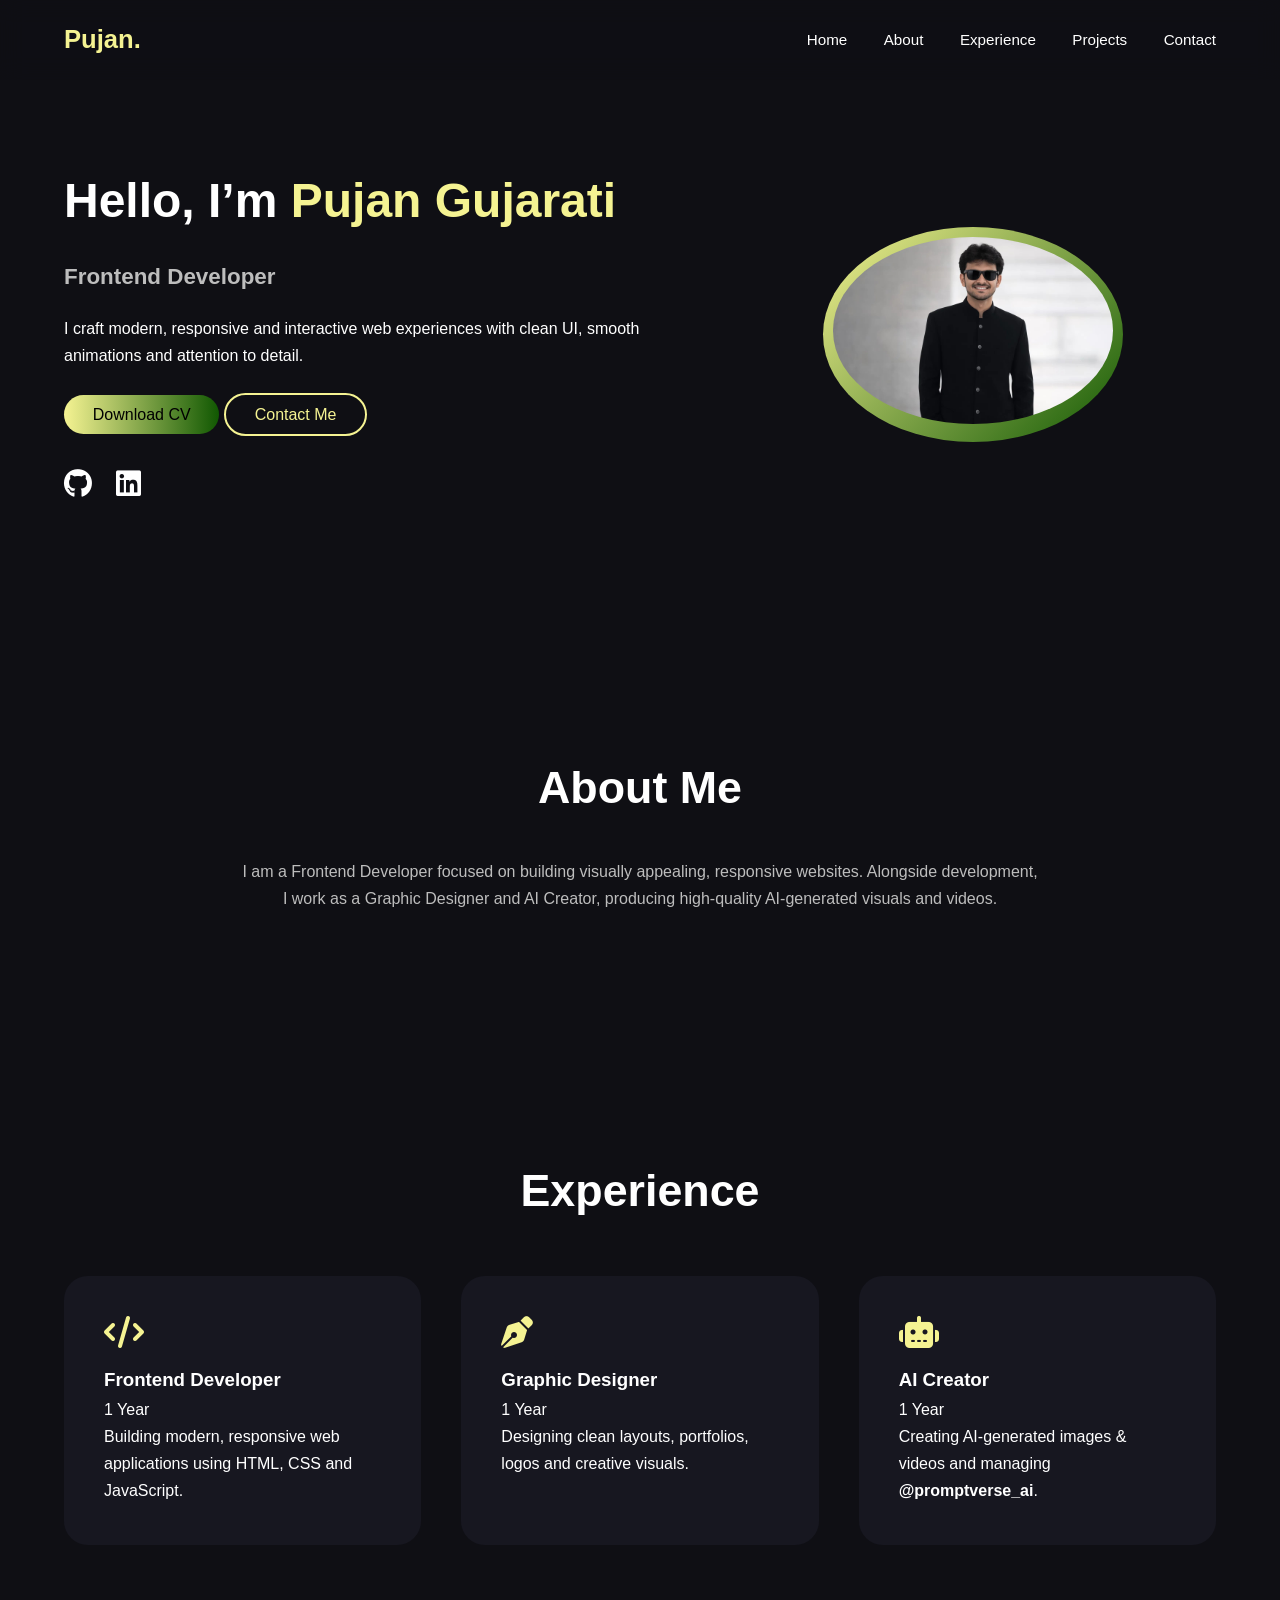
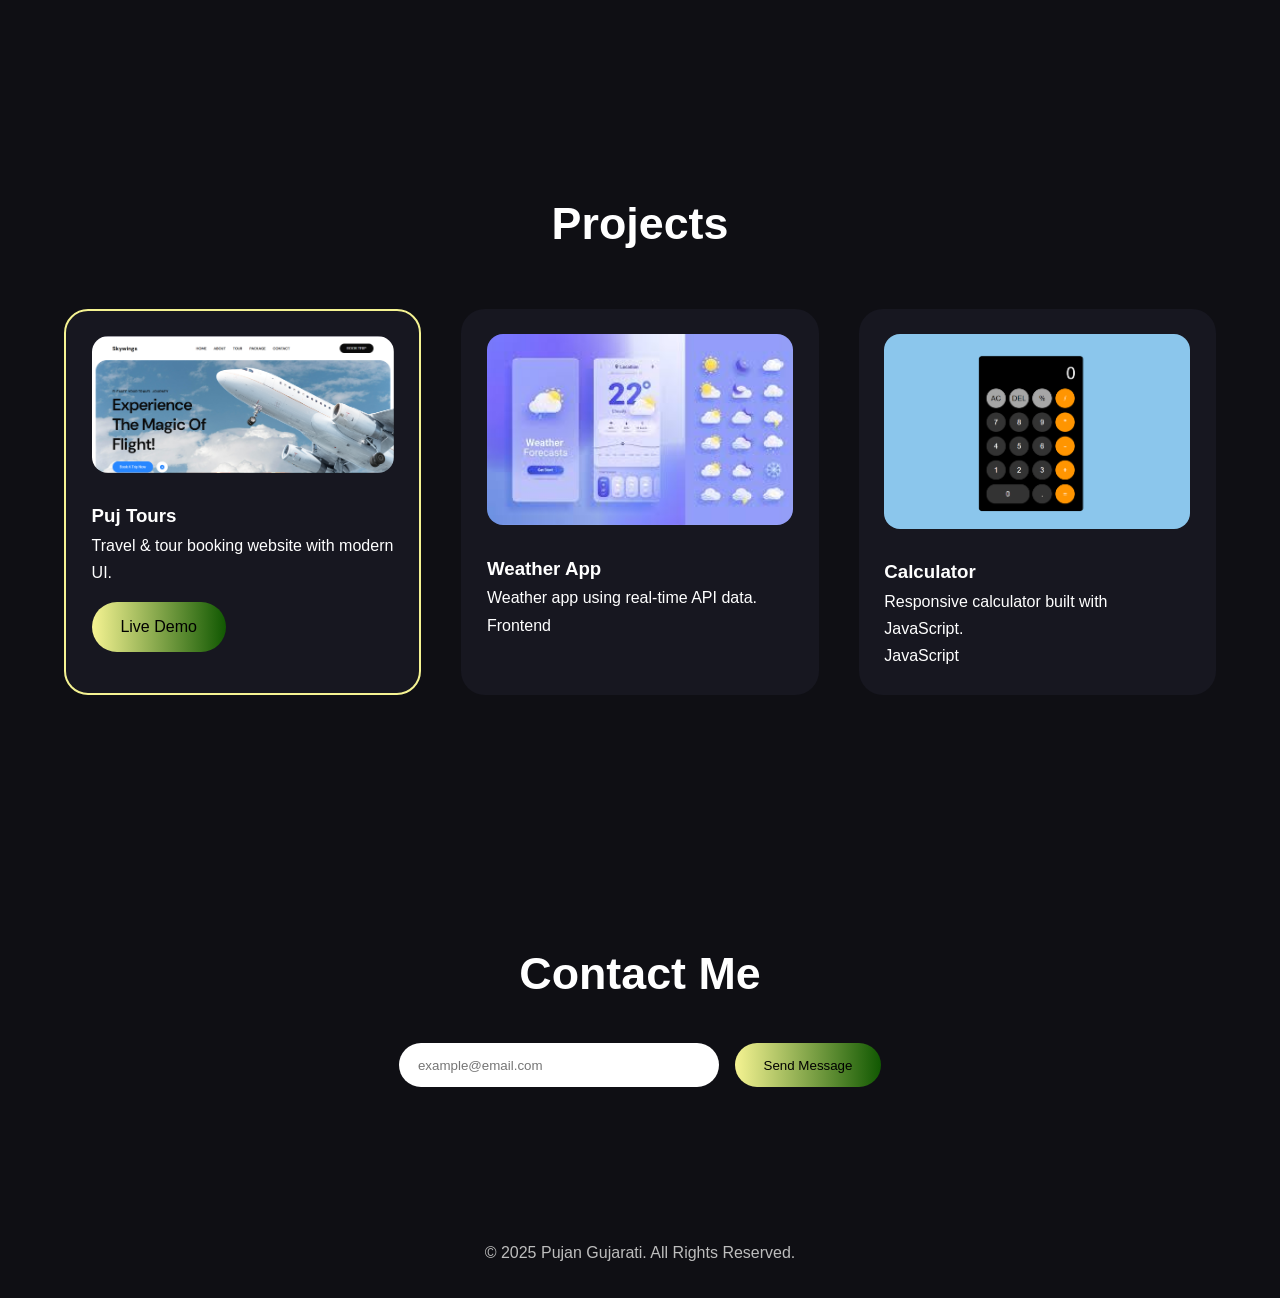
<file: index.html>
<!DOCTYPE html>
<html lang="en">
  <head>
    <meta charset="UTF-8" />
    <meta name="viewport" content="width=device-width, initial-scale=1.0" />
    <title>Pujan Gujarati | Frontend Developer</title>

    <link rel="stylesheet" href="style.css" />
    <link
      rel="stylesheet"
      href="https://cdnjs.cloudflare.com/ajax/libs/font-awesome/6.5.1/css/all.min.css"
    />
  </head>
  <body>
    <!-- HEADER -->
    <header class="header">
      <div class="container header-inner">
        <div class="logo">Pujan.</div>

        <nav class="nav">
          <a href="#home">Home</a>
          <a href="#about">About</a>
          <a href="#experience">Experience</a>
          <a href="#projects">Projects</a>
          <a href="#contact">Contact</a>
        </nav>

        <i class="fa-solid fa-bars" id="menu-btn"></i>
      </div>
    </header>

    <!-- HERO -->
    <section class="hero" id="home">
      <div class="container hero-grid">
        <div class="hero-content reveal">
          <h1>Hello, I’m <span>Pujan Gujarati</span></h1>
          <h2>Frontend Developer</h2>
          <p>
            I craft modern, responsive and interactive web experiences with
            clean UI, smooth animations and attention to detail.
          </p>

          <div class="hero-buttons">
            <a href="#" class="btn">Download CV</a>
            <a href="#contact" class="btn btn-outline">Contact Me</a>
          </div>

          <div class="socials">
            <a href="#"><i class="fa-brands fa-github"></i></a>
            <a href="#"><i class="fa-brands fa-linkedin"></i></a>
          </div>
        </div>

        <div class="hero-image reveal">
          <div class="image-ring">
            <img src="./pujan gujarati.jpg" alt="Pujan Gujarati" />
          </div>
        </div>
      </div>
    </section>

    <!-- ABOUT -->
    <section class="about">
      <div class="container reveal">
        <h2 class="section-title">About Me</h2>
        <p class="section-text">
          I am a Frontend Developer focused on building visually appealing,
          responsive websites. Alongside development, I work as a Graphic
          Designer and AI Creator, producing high-quality AI-generated visuals
          and videos.
        </p>
      </div>
    </section>

    <!-- EXPERIENCE -->
    <section class="experience" id="experience">
      <div class="container">
        <h2 class="section-title reveal">Experience</h2>

        <div class="experience-grid">
          <div class="experience-card reveal">
            <i class="fa-solid fa-code"></i>
            <h3>Frontend Developer</h3>
            <span>1 Year</span>
            <p>
              Building modern, responsive web applications using HTML, CSS and
              JavaScript.
            </p>
          </div>

          <div class="experience-card reveal">
            <i class="fa-solid fa-pen-nib"></i>
            <h3>Graphic Designer</h3>
            <span>1 Year</span>
            <p>
              Designing clean layouts, portfolios, logos and creative visuals.
            </p>
          </div>

          <div class="experience-card reveal">
            <i class="fa-solid fa-robot"></i>
            <h3>AI Creator</h3>
            <span>1 Year</span>
            <p>
              Creating AI-generated images & videos and managing
              <b>@promptverse_ai</b>.
            </p>
          </div>
        </div>
      </div>
    </section>

    <!-- PROJECTS -->
    <section class="projects" id="projects">
      <div class="container">
        <h2 class="section-title reveal">Projects</h2>

        <div class="projects-grid">
          <div class="project-card featured reveal">
            <img src="./tour.png" alt="Puj Tours" />
            <h3>Puj Tours</h3>
            <p>Travel & tour booking website with modern UI.</p>
            <a
              href="https://puj-tour.vercel.app"
              target="_blank"
              class="btn btn-small"
              >Live Demo</a
            >
          </div>

          <div class="project-card reveal">
            <img src="./weather.jpg" alt="Weather App" />
            <h3>Weather App</h3>
            <p>Weather app using real-time API data.</p>
            <span class="tag">Frontend</span>
          </div>

          <div class="project-card reveal">
            <img src="./calculator.png" alt="Calculator" />
            <h3>Calculator</h3>
            <p>Responsive calculator built with JavaScript.</p>
            <span class="tag">JavaScript</span>
          </div>
        </div>
      </div>
    </section>

    <!-- CONTACT -->
    <section class="contact" id="contact">
      <div class="container reveal">
        <h2 class="section-title">Contact Me</h2>

        <form class="contact-form">
          <input type="email" placeholder="example@email.com" required />
          <button class="btn">Send Message</button>
        </form>
      </div>
    </section>

    <footer class="footer">
      <div class="container">
        <p>© 2025 Pujan Gujarati. All Rights Reserved.</p>
      </div>
    </footer>

    <script src="script.js"></script>
  </body>
</html>
</file>
<file: style.css>
:root {
  --bg: #0f0f14;
  --card: #171720;
  --primary: #f5f392;
  --accent: #115802;
  --muted: #bdbdbd;
}

* {
  margin: 0;
  padding: 0;
  box-sizing: border-box;
  font-family: "Poppins", sans-serif;
}

body {
  background: var(--bg);
  color: #fff;
  line-height: 1.7;
}

/* CONTAINER */
.container {
  max-width: 1200px;
  margin: auto;
  padding: 0 1.5rem;
}

/* HEADER */
.header {
  position: fixed;
  top: 0;
  width: 100%;
  background: rgba(15,15,20,0.9);
  backdrop-filter: blur(12px);
  z-index: 1000;
}

.header-inner {
  height: 80px;
  display: flex;
  align-items: center;
  justify-content: space-between;
}

.logo {
  font-size: 1.6rem;
  font-weight: 700;
  color: var(--primary);
}

.nav a {
  margin-left: 2rem;
  color: #fff;
  text-decoration: none;
  font-size: 0.95rem;
  position: relative;
}

.nav a::after {
  content: "";
  position: absolute;
  left: 0;
  bottom: -6px;
  width: 0;
  height: 2px;
  background: var(--primary);
  transition: .3s;
}

.nav a:hover::after {
  width: 100%;
}

#menu-btn {
  display: none;
  font-size: 1.8rem;
}

/* SECTIONS */
section {
  padding: 7.5rem 0;
}

.section-title {
  font-size: 2.8rem;
  text-align: center;
  margin-bottom: 2rem;
}

.section-text {
  max-width: 800px;
  margin: auto;
  text-align: center;
  color: var(--muted);
}

/* HERO */
.hero {
  padding-top: 10rem;
}

.hero-grid {
  display: grid;
  grid-template-columns: 1.1fr 0.9fr;
  gap: 4.5rem;
  align-items: center;
}

.hero-content h1 {
  font-size: 3rem;
  margin-bottom: 1rem;
}

.hero-content span {
  color: var(--primary);
}

.hero-content h2 {
  font-size: 1.4rem;
  color: var(--muted);
  margin-bottom: 1.2rem;
}

.hero-buttons {
  margin-top: 2rem;
}

.socials {
  margin-top: 2rem;
}

.socials a {
  font-size: 1.8rem;
  margin-right: 1.2rem;
  color: #fff;
}

/* HERO IMAGE FIX */
.hero-image {
  display: flex;
  justify-content: center;
}

.image-ring {
  padding: 10px;
  border-radius: 50%;
  background: linear-gradient(135deg, var(--primary), var(--accent));
  animation: float 4s ease-in-out infinite;
}

.image-ring img {
  width: 280px;
  border-radius: 50%;
  background: var(--bg);
}

/* EXPERIENCE */
.experience-grid {
  margin-top: 3rem;
  display: grid;
  grid-template-columns: repeat(auto-fit, minmax(260px,1fr));
  gap: 2.5rem;
}

.experience-card {
  background: var(--card);
  padding: 2.5rem;
  border-radius: 1.5rem;
  transition: .3s;
}

.experience-card:hover {
  transform: translateY(-10px);
}

.experience-card i {
  font-size: 2rem;
  color: var(--primary);
  margin-bottom: 1rem;
}

/* PROJECTS */
.projects-grid {
  margin-top: 3rem;
  display: grid;
  grid-template-columns: repeat(auto-fit, minmax(280px,1fr));
  gap: 2.5rem;
}

.project-card {
  background: var(--card);
  padding: 1.6rem;
  border-radius: 1.5rem;
  transition: .3s;
}

.project-card:hover {
  transform: translateY(-12px);
}

.project-card img {
  width: 100%;
  border-radius: 1rem;
  margin-bottom: 1.2rem;
}

.featured {
  border: 2px solid var(--primary);
}

/* CONTACT */
.contact-form {
  margin-top: 2rem;
  display: flex;
  justify-content: center;
  gap: 1rem;
}

.contact-form input {
  width: 320px;
  padding: 0.9rem 1.2rem;
  border-radius: 2rem;
  border: none;
}

/* BUTTONS */
.btn {
  padding: 0.7rem 1.8rem;
  border-radius: 2rem;
  background: linear-gradient(90deg, var(--primary), var(--accent));
  color: black;
  border: none;
  cursor: pointer;
  text-decoration: none;
  transition: .3s;
}

.btn:hover {
  transform: translateY(-4px);
}

.btn-outline {
  background: transparent;
  border: 2px solid var(--primary);
  color: var(--primary);
}

.btn-small {
  margin-top: 1rem;
  display: inline-block;
}

/* FOOTER */
.footer {
  padding: 2rem 0;
  text-align: center;
  color: var(--muted);
}

/* REVEAL ANIMATION */
.reveal {
  opacity: 0;
  transform: translateY(30px);
  transition: .8s ease;
}

.reveal.active {
  opacity: 1;
  transform: translateY(0);
}

/* FLOAT */
@keyframes float {
  0%,100% { transform: translateY(0); }
  50% { transform: translateY(-14px); }
}

/* RESPONSIVE */
@media (max-width: 900px) {
  .hero-grid {
    grid-template-columns: 1fr;
    text-align: center;
  }

  .nav {
    position: absolute;
    top: 80px;
    width: 100%;
    background: var(--card);
    display: none;
    flex-direction: column;
    padding: 1.5rem 0;
  }

  .nav.active {
    display: flex;
  }

  .nav a {
    margin: 1rem 0;
  }

  #menu-btn {
    display: block;
  }
}
</file>
